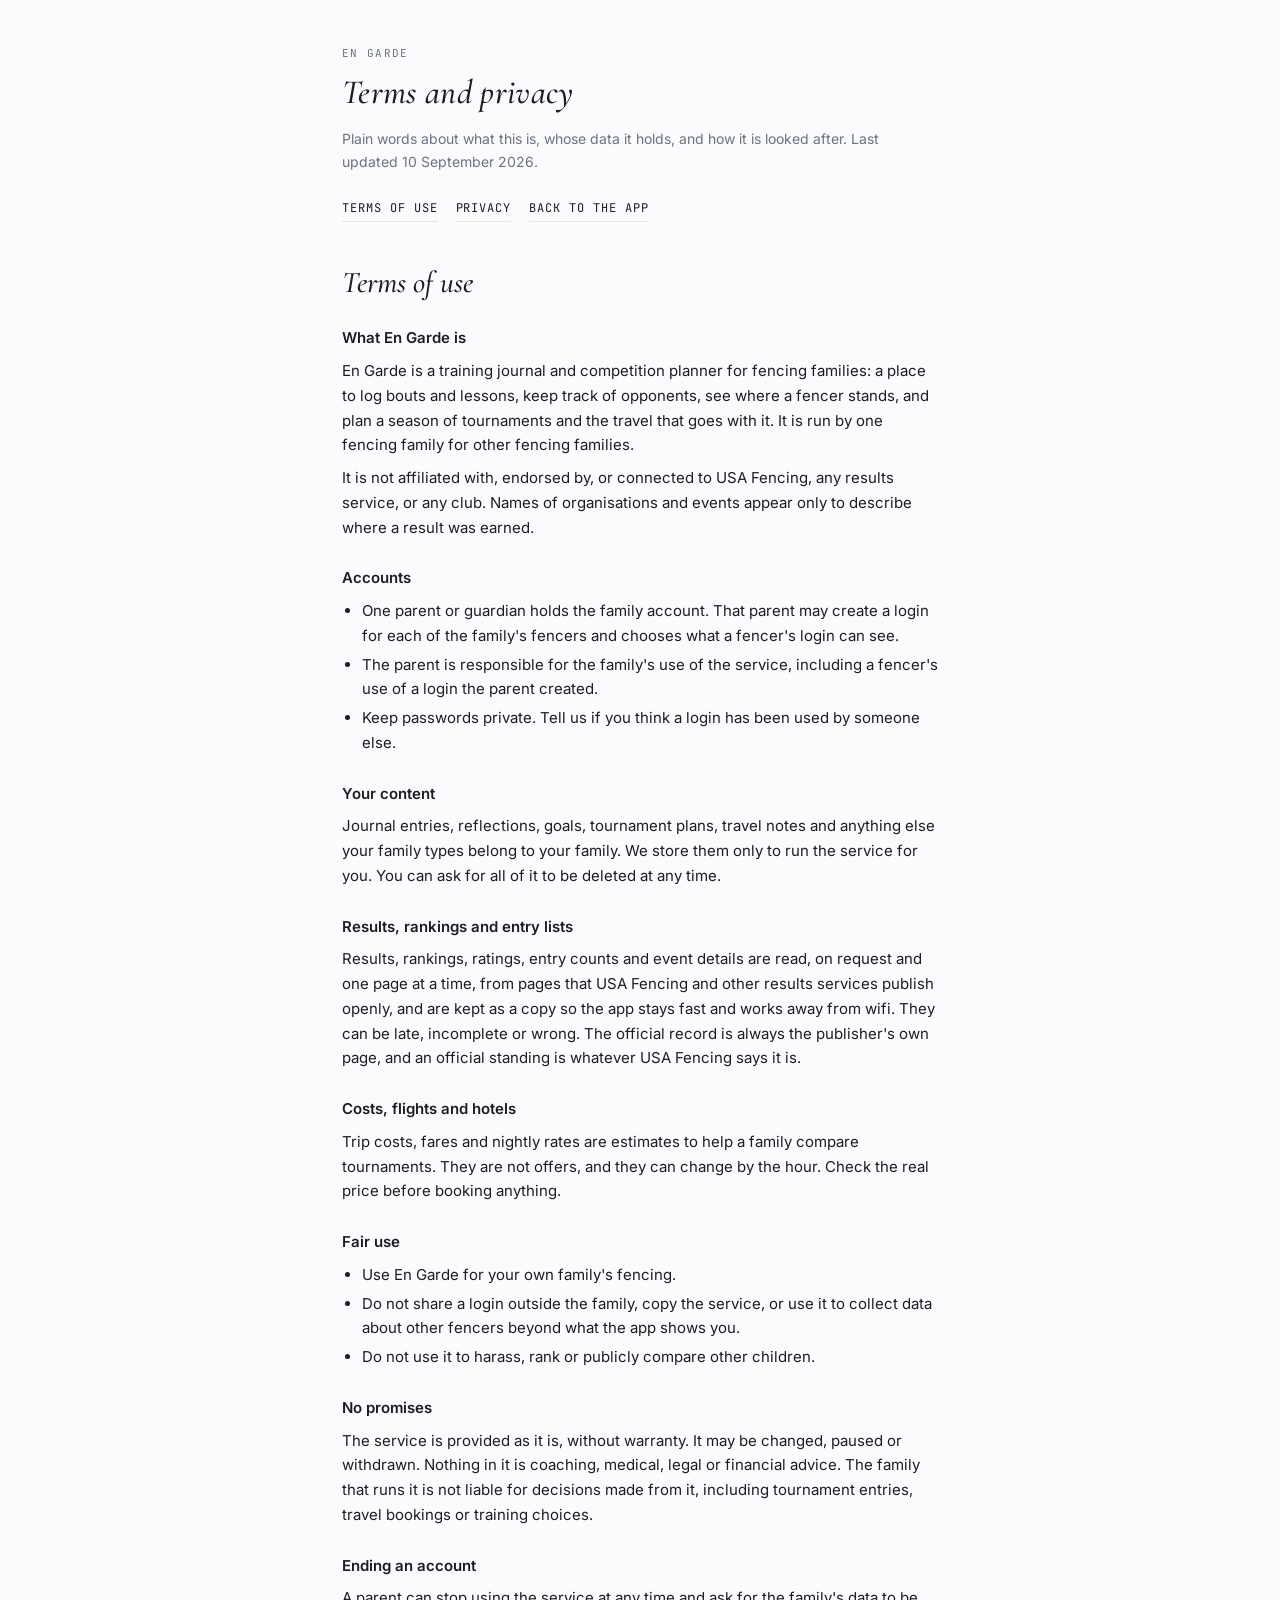
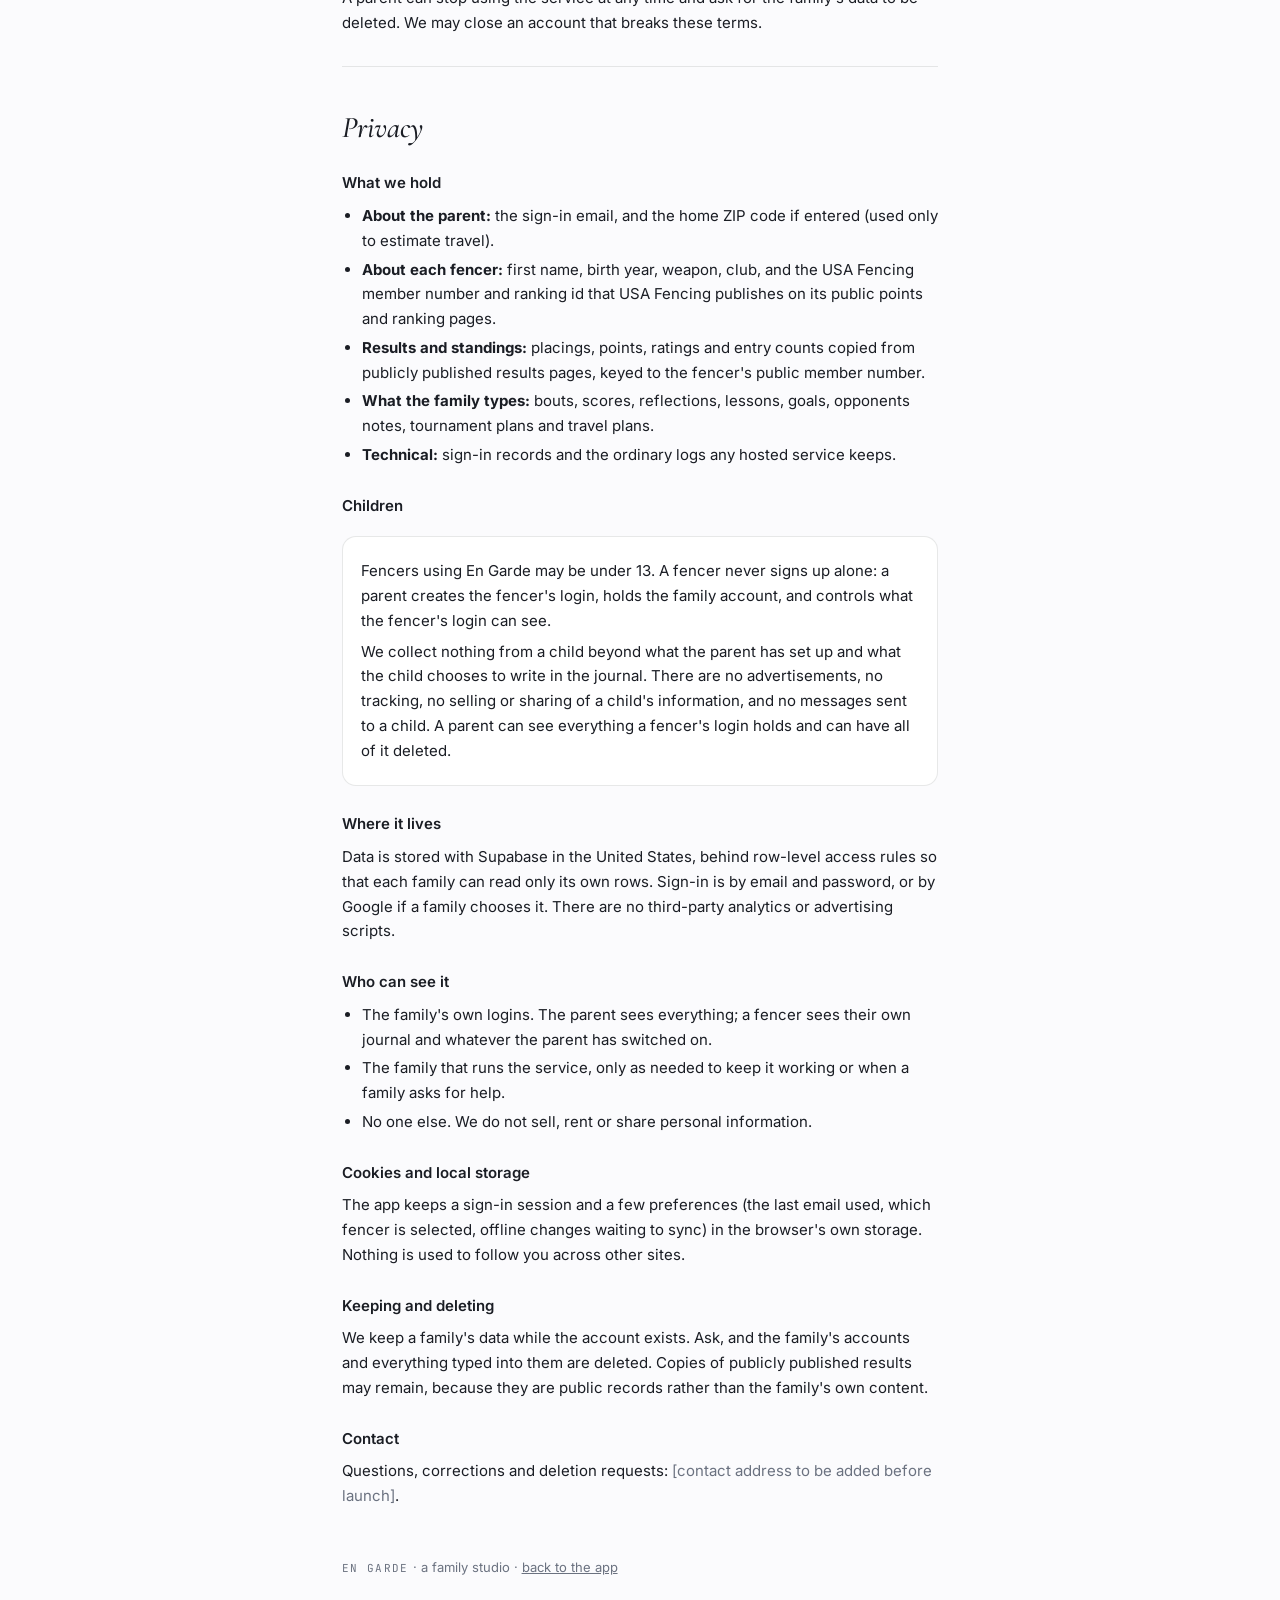
<file: legal.html>
<!doctype html>
<html lang="en">
<head>
    <meta charset="utf-8" />
    <meta name="viewport" content="width=device-width, initial-scale=1, viewport-fit=cover" />
    <meta name="theme-color" content="#fbfbfd" />
    <title>En Garde · Terms and privacy</title>
    <link rel="preconnect" href="https://fonts.googleapis.com" />
    <link rel="preconnect" href="https://fonts.gstatic.com" crossorigin />
    <link rel="stylesheet"
          href="https://fonts.googleapis.com/css2?family=Cormorant+Garamond:ital,wght@0,400;0,500;0,600;1,400&family=Inter:wght@400;500;600&family=JetBrains+Mono:wght@400;500&display=swap" />
    <style>
        :root { --paper: #fbfbfd; --ink: #1A1D24; --mute: #6B7280; --rule: rgba(26, 29, 36, 0.10); --good: #1f7a1f; }
        * { box-sizing: border-box; }
        html, body { margin: 0; background: var(--paper); color: var(--ink); }
        body { font-family: Inter, -apple-system, BlinkMacSystemFont, 'Segoe UI', sans-serif; font-size: 15px; line-height: 1.65; -webkit-font-smoothing: antialiased; }
        main { max-width: 640px; margin: 0 auto; padding: 40px 22px 80px; }
        .wordmark { font-family: 'Cormorant Garamond', Georgia, serif; font-style: italic; font-weight: 500; font-size: 34px; color: var(--ink); margin: 0; letter-spacing: 0.01em; }
        .label { font-family: 'JetBrains Mono', ui-monospace, Menlo, monospace; font-size: 11px; letter-spacing: 0.12em; text-transform: uppercase; color: var(--mute); }
        .sub { color: var(--mute); font-size: 14px; margin: 6px 0 0; }
        nav { margin: 26px 0 8px; display: flex; gap: 18px; }
        nav a { color: var(--ink); text-decoration: none; border-bottom: 1px solid var(--rule); padding-bottom: 2px; font-family: 'JetBrains Mono', ui-monospace, monospace; font-size: 12px; letter-spacing: 0.08em; text-transform: uppercase; }
        h2 { font-family: 'Cormorant Garamond', Georgia, serif; font-style: italic; font-weight: 500; font-size: 30px; color: var(--ink); margin: 44px 0 6px; line-height: 1.15; }
        h3 { font-size: 15px; font-weight: 600; color: var(--ink); margin: 26px 0 6px; }
        p { margin: 8px 0; color: var(--ink); }
        ul { margin: 8px 0; padding-left: 20px; }
        li { margin: 4px 0; color: var(--ink); }
        .muted { color: var(--mute); }
        .rule { border: 0; border-top: 1px solid var(--rule); margin: 30px 0; }
        .card { border: 1px solid var(--rule); border-radius: 14px; padding: 16px 18px; margin: 18px 0; background: #fff; }
        .card p { margin: 6px 0; }
        a { color: var(--ink); }
        footer { margin-top: 48px; color: var(--mute); font-size: 13px; }
        footer a { color: var(--mute); }
    </style>
</head>
<body>
<main>
    <span class="label">En Garde</span>
    <h1 class="wordmark">Terms and privacy</h1>
    <p class="sub">Plain words about what this is, whose data it holds, and how it is looked after. Last updated 10 September 2026.</p>
    <nav><a href="#terms">Terms of use</a><a href="#privacy">Privacy</a><a href="./">Back to the app</a></nav>

    <h2 id="terms">Terms of use</h2>

    <h3>What En Garde is</h3>
    <p>En Garde is a training journal and competition planner for fencing families: a place to log bouts and lessons, keep track of opponents, see where a fencer stands, and plan a season of tournaments and the travel that goes with it. It is run by one fencing family for other fencing families.</p>
    <p>It is not affiliated with, endorsed by, or connected to USA Fencing, any results service, or any club. Names of organisations and events appear only to describe where a result was earned.</p>

    <h3>Accounts</h3>
    <ul>
        <li>One parent or guardian holds the family account. That parent may create a login for each of the family's fencers and chooses what a fencer's login can see.</li>
        <li>The parent is responsible for the family's use of the service, including a fencer's use of a login the parent created.</li>
        <li>Keep passwords private. Tell us if you think a login has been used by someone else.</li>
    </ul>

    <h3>Your content</h3>
    <p>Journal entries, reflections, goals, tournament plans, travel notes and anything else your family types belong to your family. We store them only to run the service for you. You can ask for all of it to be deleted at any time.</p>

    <h3>Results, rankings and entry lists</h3>
    <p>Results, rankings, ratings, entry counts and event details are read, on request and one page at a time, from pages that USA Fencing and other results services publish openly, and are kept as a copy so the app stays fast and works away from wifi. They can be late, incomplete or wrong. The official record is always the publisher's own page, and an official standing is whatever USA Fencing says it is.</p>

    <h3>Costs, flights and hotels</h3>
    <p>Trip costs, fares and nightly rates are estimates to help a family compare tournaments. They are not offers, and they can change by the hour. Check the real price before booking anything.</p>

    <h3>Fair use</h3>
    <ul>
        <li>Use En Garde for your own family's fencing.</li>
        <li>Do not share a login outside the family, copy the service, or use it to collect data about other fencers beyond what the app shows you.</li>
        <li>Do not use it to harass, rank or publicly compare other children.</li>
    </ul>

    <h3>No promises</h3>
    <p>The service is provided as it is, without warranty. It may be changed, paused or withdrawn. Nothing in it is coaching, medical, legal or financial advice. The family that runs it is not liable for decisions made from it, including tournament entries, travel bookings or training choices.</p>

    <h3>Ending an account</h3>
    <p>A parent can stop using the service at any time and ask for the family's data to be deleted. We may close an account that breaks these terms.</p>

    <hr class="rule" />

    <h2 id="privacy">Privacy</h2>

    <h3>What we hold</h3>
    <ul>
        <li><strong>About the parent:</strong> the sign-in email, and the home ZIP code if entered (used only to estimate travel).</li>
        <li><strong>About each fencer:</strong> first name, birth year, weapon, club, and the USA Fencing member number and ranking id that USA Fencing publishes on its public points and ranking pages.</li>
        <li><strong>Results and standings:</strong> placings, points, ratings and entry counts copied from publicly published results pages, keyed to the fencer's public member number.</li>
        <li><strong>What the family types:</strong> bouts, scores, reflections, lessons, goals, opponents notes, tournament plans and travel plans.</li>
        <li><strong>Technical:</strong> sign-in records and the ordinary logs any hosted service keeps.</li>
    </ul>

    <h3>Children</h3>
    <div class="card">
        <p>Fencers using En Garde may be under 13. A fencer never signs up alone: a parent creates the fencer's login, holds the family account, and controls what the fencer's login can see.</p>
        <p>We collect nothing from a child beyond what the parent has set up and what the child chooses to write in the journal. There are no advertisements, no tracking, no selling or sharing of a child's information, and no messages sent to a child. A parent can see everything a fencer's login holds and can have all of it deleted.</p>
    </div>

    <h3>Where it lives</h3>
    <p>Data is stored with Supabase in the United States, behind row-level access rules so that each family can read only its own rows. Sign-in is by email and password, or by Google if a family chooses it. There are no third-party analytics or advertising scripts.</p>

    <h3>Who can see it</h3>
    <ul>
        <li>The family's own logins. The parent sees everything; a fencer sees their own journal and whatever the parent has switched on.</li>
        <li>The family that runs the service, only as needed to keep it working or when a family asks for help.</li>
        <li>No one else. We do not sell, rent or share personal information.</li>
    </ul>

    <h3>Cookies and local storage</h3>
    <p>The app keeps a sign-in session and a few preferences (the last email used, which fencer is selected, offline changes waiting to sync) in the browser's own storage. Nothing is used to follow you across other sites.</p>

    <h3>Keeping and deleting</h3>
    <p>We keep a family's data while the account exists. Ask, and the family's accounts and everything typed into them are deleted. Copies of publicly published results may remain, because they are public records rather than the family's own content.</p>

    <h3>Contact</h3>
    <p>Questions, corrections and deletion requests: <span class="muted">[contact address to be added before launch]</span>.</p>

    <footer>
        <span class="label">En Garde</span> · a family studio · <a href="./">back to the app</a>
    </footer>
</main>
</body>
</html>
</file>
